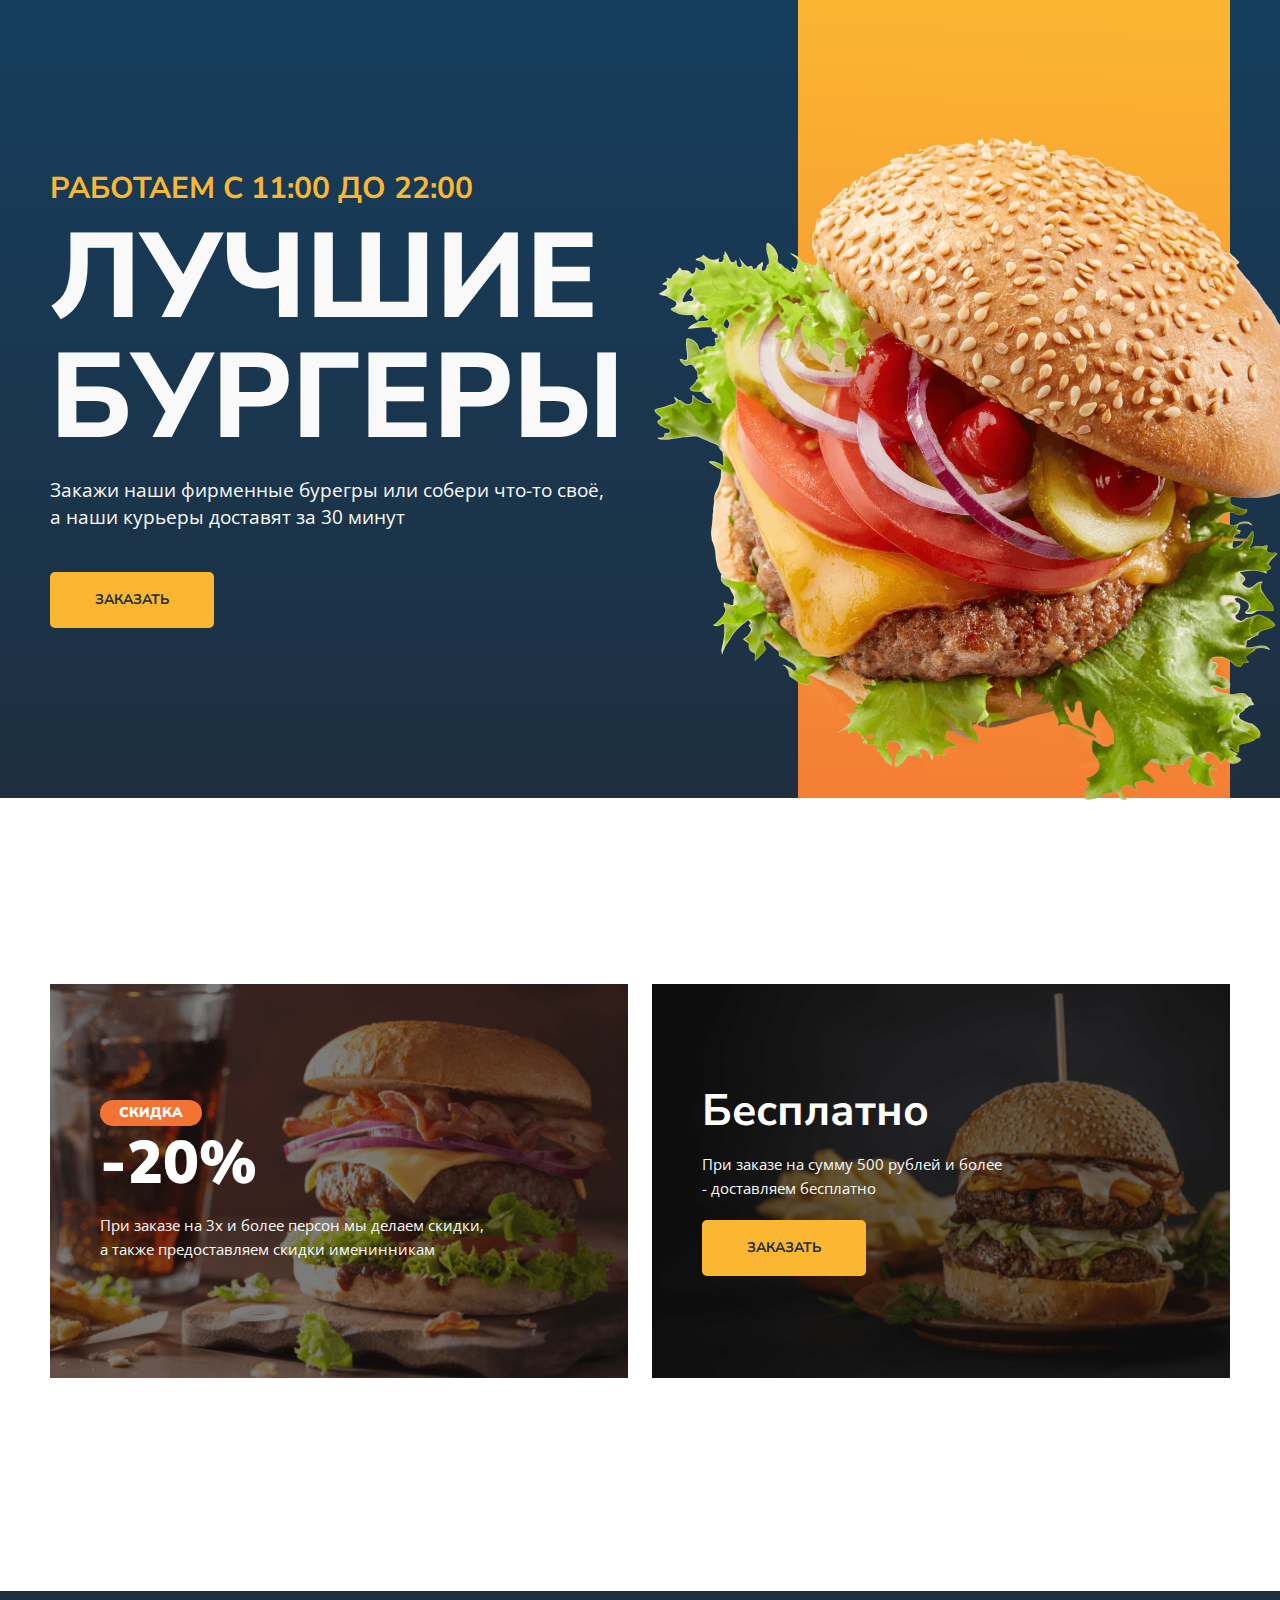
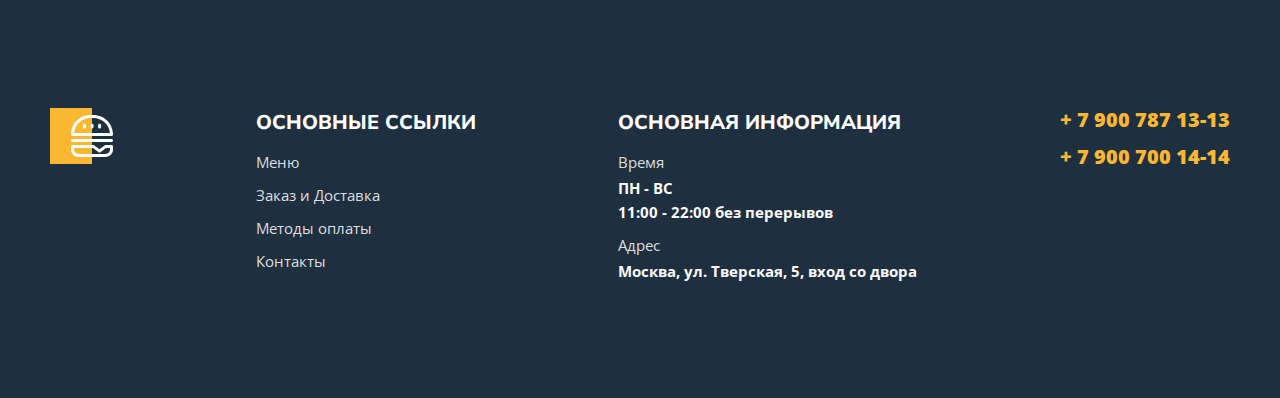
<file: index.html>
<!DOCTYPE html>
<html lang="ru">
<head>
    <meta charset="UTF-8">
    <meta http-equiv="X-UA-Compatible" content="IE=edge">
    <meta name="viewport" content="width=device-width, initial-scale=1.0">
    <title>Burgers</title>
    <link rel="preconnect" href="https://fonts.googleapis.com">
    <link rel="preconnect" href="https://fonts.gstatic.com" crossorigin>
    <link href="https://fonts.googleapis.com/css2?family=Nunito+Sans:opsz,wght@6..12,600;6..12,700;6..12,800;6..12,900&family=Open+Sans:wght@400;600;700&display=swap" rel="stylesheet">
    <link rel="stylesheet" href="styles/normalize.css">
    <link rel="stylesheet" href="styles/main.css">
</head>
<body>
    <div class="main">
        <div class="wrapper">
            <div class="content">
                <h1 class="content-title">
                    <span>работаем с 11:00 до 22:00</span>
                    лучшие бургеры
                </h1>
                <p class="content-text">Закажи наши фирменные бурегры или собери что-то своё, а&nbsp;наши курьеры доставят за&nbsp;30&nbsp;минут</p>
                <a class="content-link" href="menu.html">заказать</a>
            </div>
            <div class="visual">
                <div class="visual-bg"></div>
                <img src="images/burger.png" alt="Burger">
            </div>
        </div>
    </div>
    <div class="promo">
        <div class="wrapper">
            <div class="promo-left">
                <p class="sale">Скидка</p>
                <p class="cost">-20%</p>
                <p class="promo-description">При заказе на 3х и более персон мы делаем скидки, а также предоставляем скидки именинникам</p>
            </div>
            <div class="promo-right">
                <p class="free">Бесплатно</p>
                <p class="promo-description">При заказе на сумму 500 рублей и более - доставляем бесплатно</p>
                <a href="menu.html">заказать</a>
            </div>
        </div>
    </div>
    <footer class="footer">
        <div class="container">
            <div class="footer-box">
                <div class="footer-item">
                    <img class="logo" src="images/logo2.svg" alt="Logo">
                </div>
                <div class="footer-item">
                    <h2>основные ссылки</h2>
                    <ul class="footer-list">
                        <li><a href="menu.html">Меню</a></li>
                        <li><a href="#">Заказ и Доставка</a></li>
                        <li><a href="#">Методы оплаты</a></li>
                        <li><a href="#">Контакты</a></li>
                    </ul>
                </div>
                <div class="footer-item">
                    <h2>основная информация</h2>
                    <ul class="footer-list">
                        <li>
                            <span>Время</span>
                            ПН - ВС <br>
                            11:00 - 22:00 без перерывов
                        </li>
                        <li>
                            <span>Адрес</span>
                            Москва, ул. Тверская, 5, вход со двора
                        </li>
                    </ul>
                </div>
                <div class="footer-tel">
                    <ul class="footer-list footer-list-tel">
                        <li><a href="tel:+ 79007871313">+ 7 900 787 13-13</a></li>
                        <li><a href="tel:+ 79007001414">+ 7 900 700 14-14</a></li>
                    </ul>
                </div>
            </div>
        </div>
    </footer>
</body>
</html>
</file>
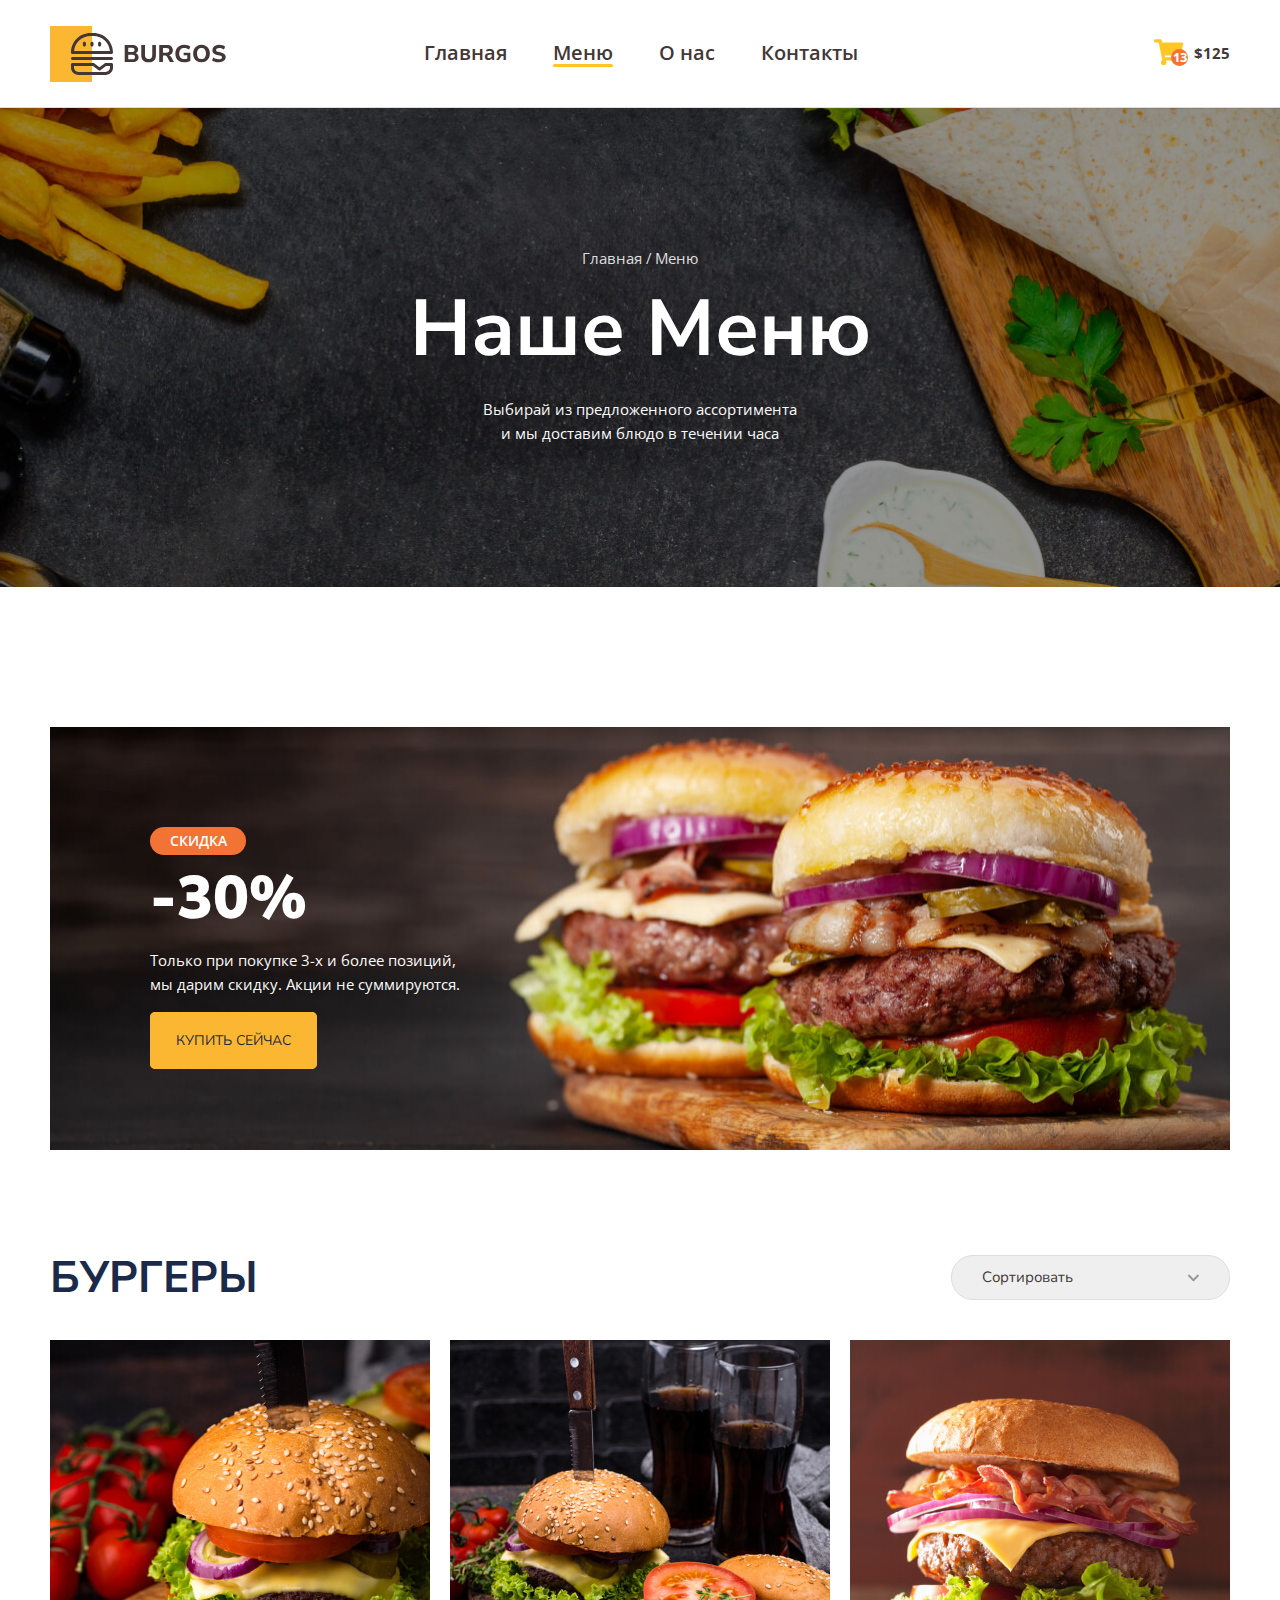
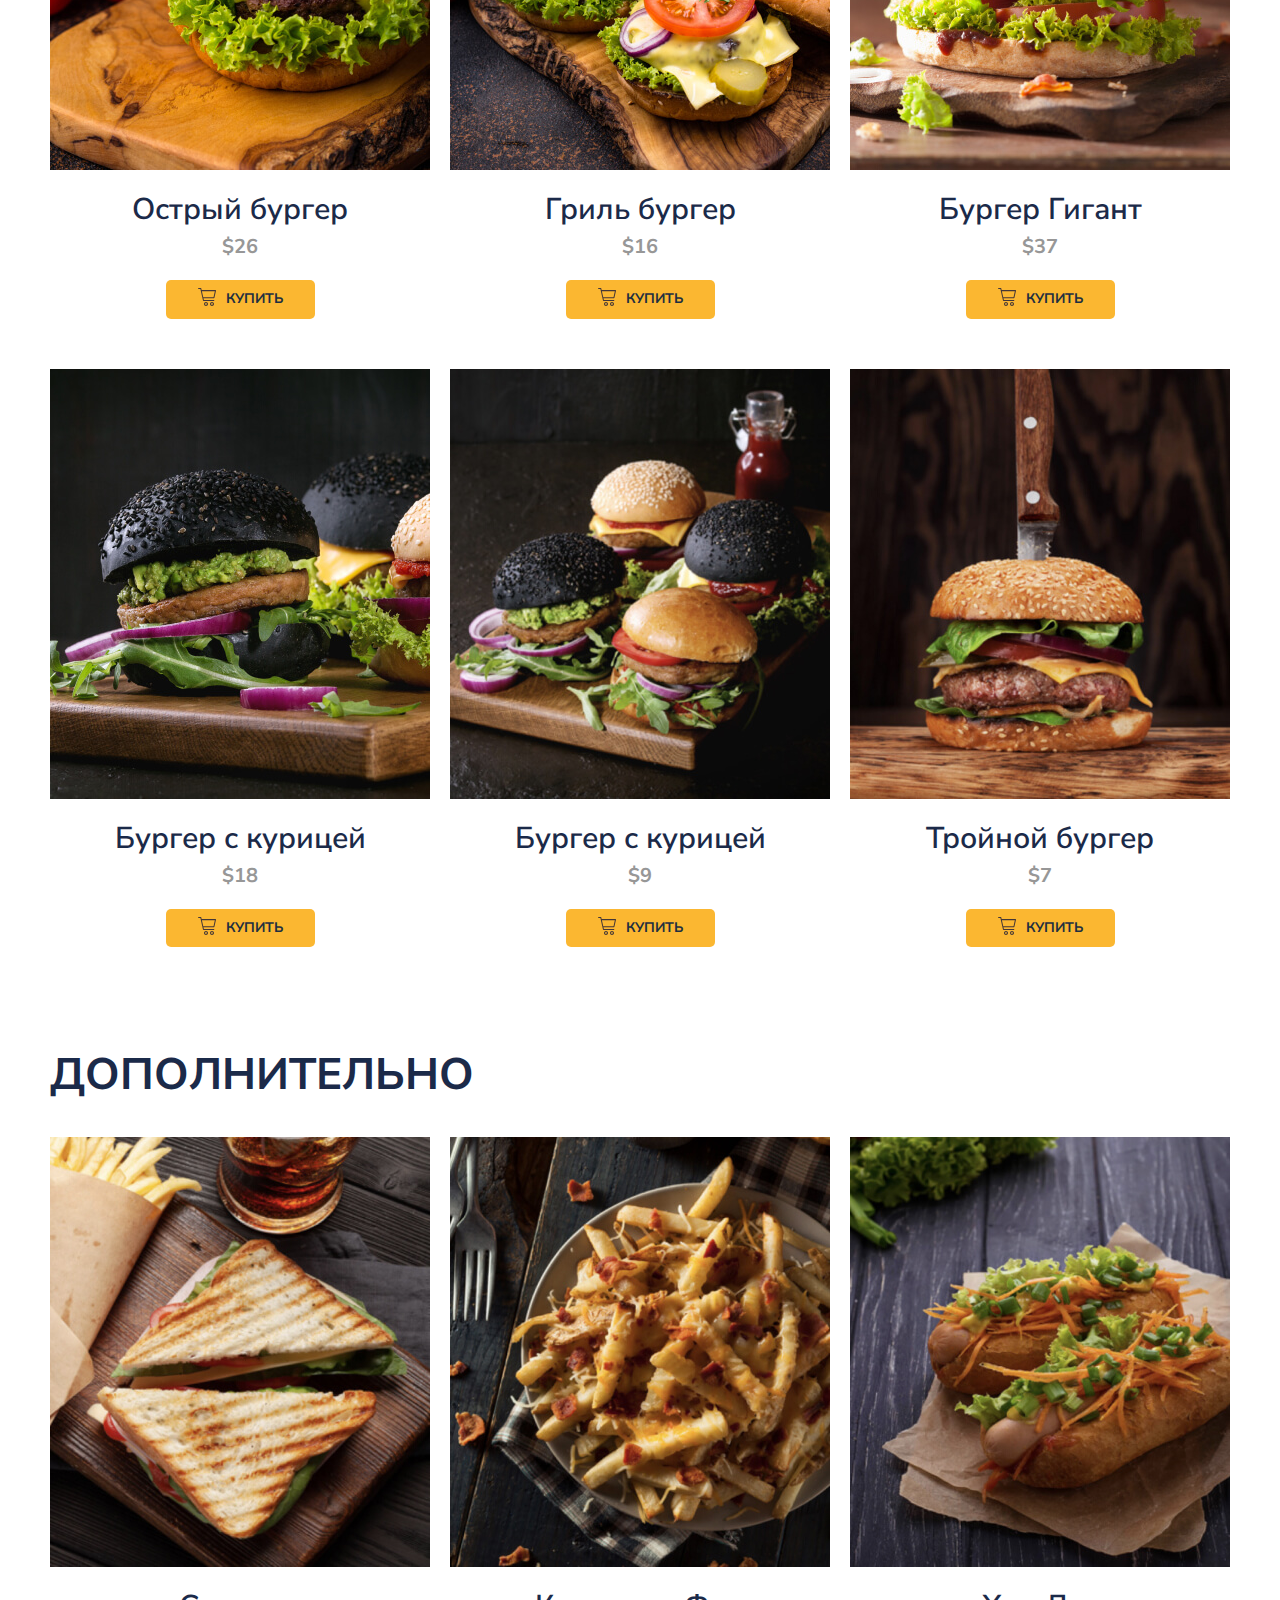
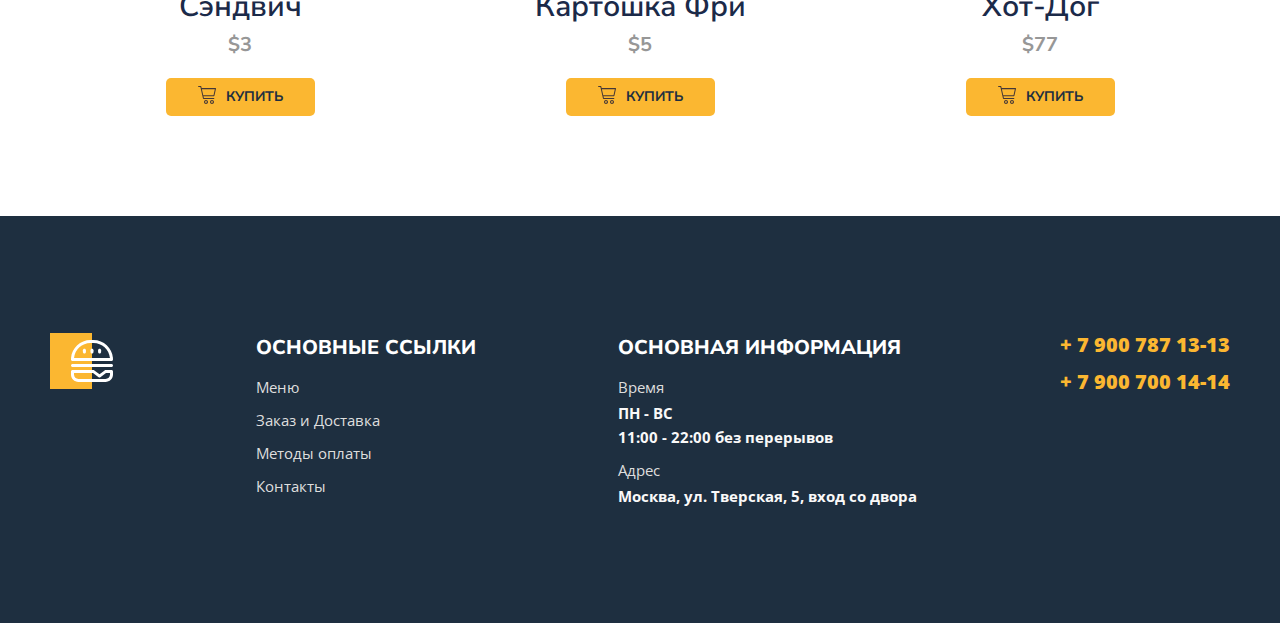
<file: menu copy.html>
<!DOCTYPE html>
<html lang="ru">
<head>
    <meta charset="UTF-8">
    <meta name="viewport" content="width=device-width, initial-scale=1.0">
    <title>Burger</title>
    <link rel="preconnect" href="https://fonts.googleapis.com">
    <link rel="preconnect" href="https://fonts.gstatic.com" crossorigin>
    <link href="https://fonts.googleapis.com/css2?family=Nunito+Sans:opsz,wght@6..12,600;6..12,700;6..12,800;6..12,900&family=Open+Sans:wght@400;600;700&display=swap" rel="stylesheet">
    <link rel="stylesheet" href="styles/normalize.css">
    <link rel="stylesheet" href="styles/main.css">
</head>
<body>
    <header id="headerTop">
        <div class="container">
            <div class="header">
                <div class="header-item">
                    <a href="index.html" class="header-logo"></a>
                    <nav>
                        <ul class="header-nav">
                            <li><a href="index.html">Главная</a></li>
                            <li><a href="#" class="active">Меню</a></li>
                            <li><a href="#">О нас</a></li>
                            <li><a href="#">Контакты</a></li>
                        </ul>
                    </nav>
                </div>
                <button type="button" class="button">
                    <span class="button-item">
                        <img src="images/cart.svg" alt="Корзина">
                        <span class="button-count">13</span>
                    </span>
                    <span class="button-text">$125</span>
                </button>
            </div>
        </div>
    </header>
    <div class="bg">
        <div class="container">
            <ul class="breadcrumbs">
                <li><a href="index.html">Главная</a></li>
                <li><a href="#menuBurger" class="breadcrumbs-link">Меню</a></li>
            </ul>
            <h1 class="title">Наше Меню</h1>
            <p class="description">Выбирай из предложенного ассортимента и мы доставим блюдо в течении часа</p>
        </div>
    </div>
    <main>
        <div class="banner">
            <div class="container">
                <div class="banner-box">
                    <h2 class="banner-title">
                        <span>скидка</span>
                        -30%
                    </h2>
                    <p class="banner-text">
                        Только при покупке 3-х и более позиций, мы дарим скидку. Акции не суммируются.
                    </p>
                    <a href="#menuBurger" class="banner-link">купить сейчас</a>
                </div>
            </div>
        </div>
        <section class="menu" id="menuBurger">
            <div class="container">
                <div class="menu-header">
                    <h2 class="menu-title">
                        Бургеры
                    </h2>
                    <select class="menu-select">
                        <option value="">Сортировать</option>
                        <option value="up">По возрастанию</option>
                        <option value="down">По убыванию</option>
                    </select>
                </div>
                <div class="menu-grid">
                    <div class="menu-grid-item">
                        <div class="menu-grid-cover">
                            <img src="images/menu/01.jpg" alt="Острый бургер">
                        </div>
                        <p class="menu-grid-title">Острый бургер</p>
                        <p class="menu-grid-price">$26</p>
                        <button type="button" class="menu-grid-btn">
                            <span class="menu-grid-icon"><img src="images/cart-menu.svg" alt="Корзинка"></span>
                            <span class="menu-grid-text">купить</span>
                        </button>
                    </div>
                    <div class="menu-grid-item">
                        <div class="menu-grid-cover">
                            <img src="images/menu/02.jpg" alt="Острый бургер">
                        </div>
                        <p class="menu-grid-title">Гриль бургер</p>
                        <p class="menu-grid-price">$16</p>
                        <button type="button" class="menu-grid-btn">
                            <span class="menu-grid-icon"><img src="images/cart-menu.svg" alt="Корзинка"></span>
                            <span class="menu-grid-text">купить</span>
                        </button>
                    </div>
                    <div class="menu-grid-item">
                        <div class="menu-grid-cover">
                            <img src="images/menu/03.jpg" alt="Острый бургер">
                        </div>
                        <p class="menu-grid-title">Бургер Гигант</p>
                        <p class="menu-grid-price">$37</p>
                        <button type="button" class="menu-grid-btn">
                            <span class="menu-grid-icon"><img src="images/cart-menu.svg" alt="Корзинка"></span>
                            <span class="menu-grid-text">купить</span>
                        </button>
                    </div>
                    <div class="menu-grid-item">
                        <div class="menu-grid-cover">
                            <img src="images/menu/04.jpg" alt="Острый бургер">
                        </div>
                        <p class="menu-grid-title">Бургер с курицей</p>
                        <p class="menu-grid-price">$18</p>
                        <button type="button" class="menu-grid-btn">
                            <span class="menu-grid-icon"><img src="images/cart-menu.svg" alt="Корзинка"></span>
                            <span class="menu-grid-text">купить</span>
                        </button>
                    </div>
                    <div class="menu-grid-item">
                        <div class="menu-grid-cover">
                            <img src="images/menu/05.jpg" alt="Острый бургер">
                        </div>
                        <p class="menu-grid-title">Бургер с курицей</p>
                        <p class="menu-grid-price">$9</p>
                        <button type="button" class="menu-grid-btn">
                            <span class="menu-grid-icon"><img src="images/cart-menu.svg" alt="Корзинка"></span>
                            <span class="menu-grid-text">купить</span>
                        </button>
                    </div>
                    <div class="menu-grid-item">
                        <div class="menu-grid-cover">
                            <img src="images/menu/06.jpg" alt="Острый бургер">
                        </div>
                        <p class="menu-grid-title">Тройной бургер</p>
                        <p class="menu-grid-price">$7</p>
                        <button type="button" class="menu-grid-btn">
                            <span class="menu-grid-icon"><img src="images/cart-menu.svg" alt="Корзинка"></span>
                            <span class="menu-grid-text">купить</span>
                        </button>
                    </div>
                </div>
                <div class="menu-header">
                    <h2 class="menu-title">
                        Дополнительно
                    </h2>
                </div>
                <div class="menu-grid">
                    <div class="menu-grid-item">
                        <div class="menu-grid-cover">
                            <img src="images/menu/07.jpg" alt="Острый бургер">
                        </div>
                        <p class="menu-grid-title">Сэндвич</p>
                        <p class="menu-grid-price">$3</p>
                        <button type="button" class="menu-grid-btn">
                            <span class="menu-grid-icon"><img src="images/cart-menu.svg" alt="Корзинка"></span>
                            <span class="menu-grid-text">купить</span>
                        </button>
                    </div>
                    <div class="menu-grid-item">
                        <div class="menu-grid-cover">
                            <img src="images/menu/08.jpg" alt="Острый бургер">
                        </div>
                        <p class="menu-grid-title">Картошка Фри</p>
                        <p class="menu-grid-price">$5</p>
                        <button type="button" class="menu-grid-btn">
                            <span class="menu-grid-icon"><img src="images/cart-menu.svg" alt="Корзинка"></span>
                            <span class="menu-grid-text">купить</span>
                        </button>
                    </div>
                    <div class="menu-grid-item">
                        <div class="menu-grid-cover">
                            <img src="images/menu/09.jpg" alt="Острый бургер">
                        </div>
                        <p class="menu-grid-title">Хот-Дог</p>
                        <p class="menu-grid-price">$77</p>
                        <button type="button" class="menu-grid-btn">
                            <span class="menu-grid-icon"><img src="images/cart-menu.svg" alt="Корзинка"></span>
                            <span class="menu-grid-text">купить</span>
                        </button>
                    </div>
                </div>
            </div>    
        </section>
    </main>
    <footer class="footer">
        <div class="container">
            <div class="footer-box">
                <div class="footer-item">
                    <img class="logo" src="images/logo2.svg" alt="Logo">
                </div>
                <div class="footer-item">
                    <h2>основные ссылки</h2>
                    <ul class="footer-list">
                        <li><a href="menu.html">Меню</a></li>
                        <li><a href="#">Заказ и Доставка</a></li>
                        <li><a href="#">Методы оплаты</a></li>
                        <li><a href="#">Контакты</a></li>
                    </ul>
                </div>
                <div class="footer-item">
                    <h2>основная информация</h2>
                    <ul class="footer-list">
                        <li>
                            <span>Время</span>
                            ПН - ВС <br>
                            11:00 - 22:00 без перерывов
                        </li>
                        <li>
                            <span>Адрес</span>
                            Москва, ул. Тверская, 5, вход со двора
                        </li>
                    </ul>
                </div>
                <div class="footer-tel">
                    <ul class="footer-list footer-list-tel">
                        <li><a href="tel:+ 79007871313">+ 7 900 787 13-13</a></li>
                        <li><a href="tel:+ 79007001414">+ 7 900 700 14-14</a></li>
                    </ul>
                </div>
            </div>
        </div>
    </footer>
    <a href="#headerTop" class="button-up hidden" id="btnUp">Наверх</a>
    <script>
        const links = document.querySelectorAll(".banner-link");

        for (const link of links) {
            link.addEventListener("click", clickHandler);
        }

        function clickHandler(e) {
            e.preventDefault();
            const href = this.getAttribute("href");

            document.querySelector(href).scrollIntoView({
                behavior: "smooth"
            });
        }
        window.onscroll = function(){scrollFunction()};

        const upbuttons = document.querySelectorAll(".button-up");

        for (const upbutton of upbuttons) {
            upbutton.addEventListener("click", clickHandler);
        }

        function clickHandler(e) {
            e.preventDefault();
            const href = this.getAttribute("href");

            document.querySelector(href).scrollIntoView({
                behavior: "smooth"
            });
        }

        function scrollFunction(){
            if ( document.body.scrollTop > 1000 || document.documentElement.scrollTop > 1000){
                document.getElementById('btnUp').className = 'button-up visible';
            } else {
                document.getElementById('btnUp').className = 'button-up hidden';
            }
        }
    </script>
</body>
</html>
</file>
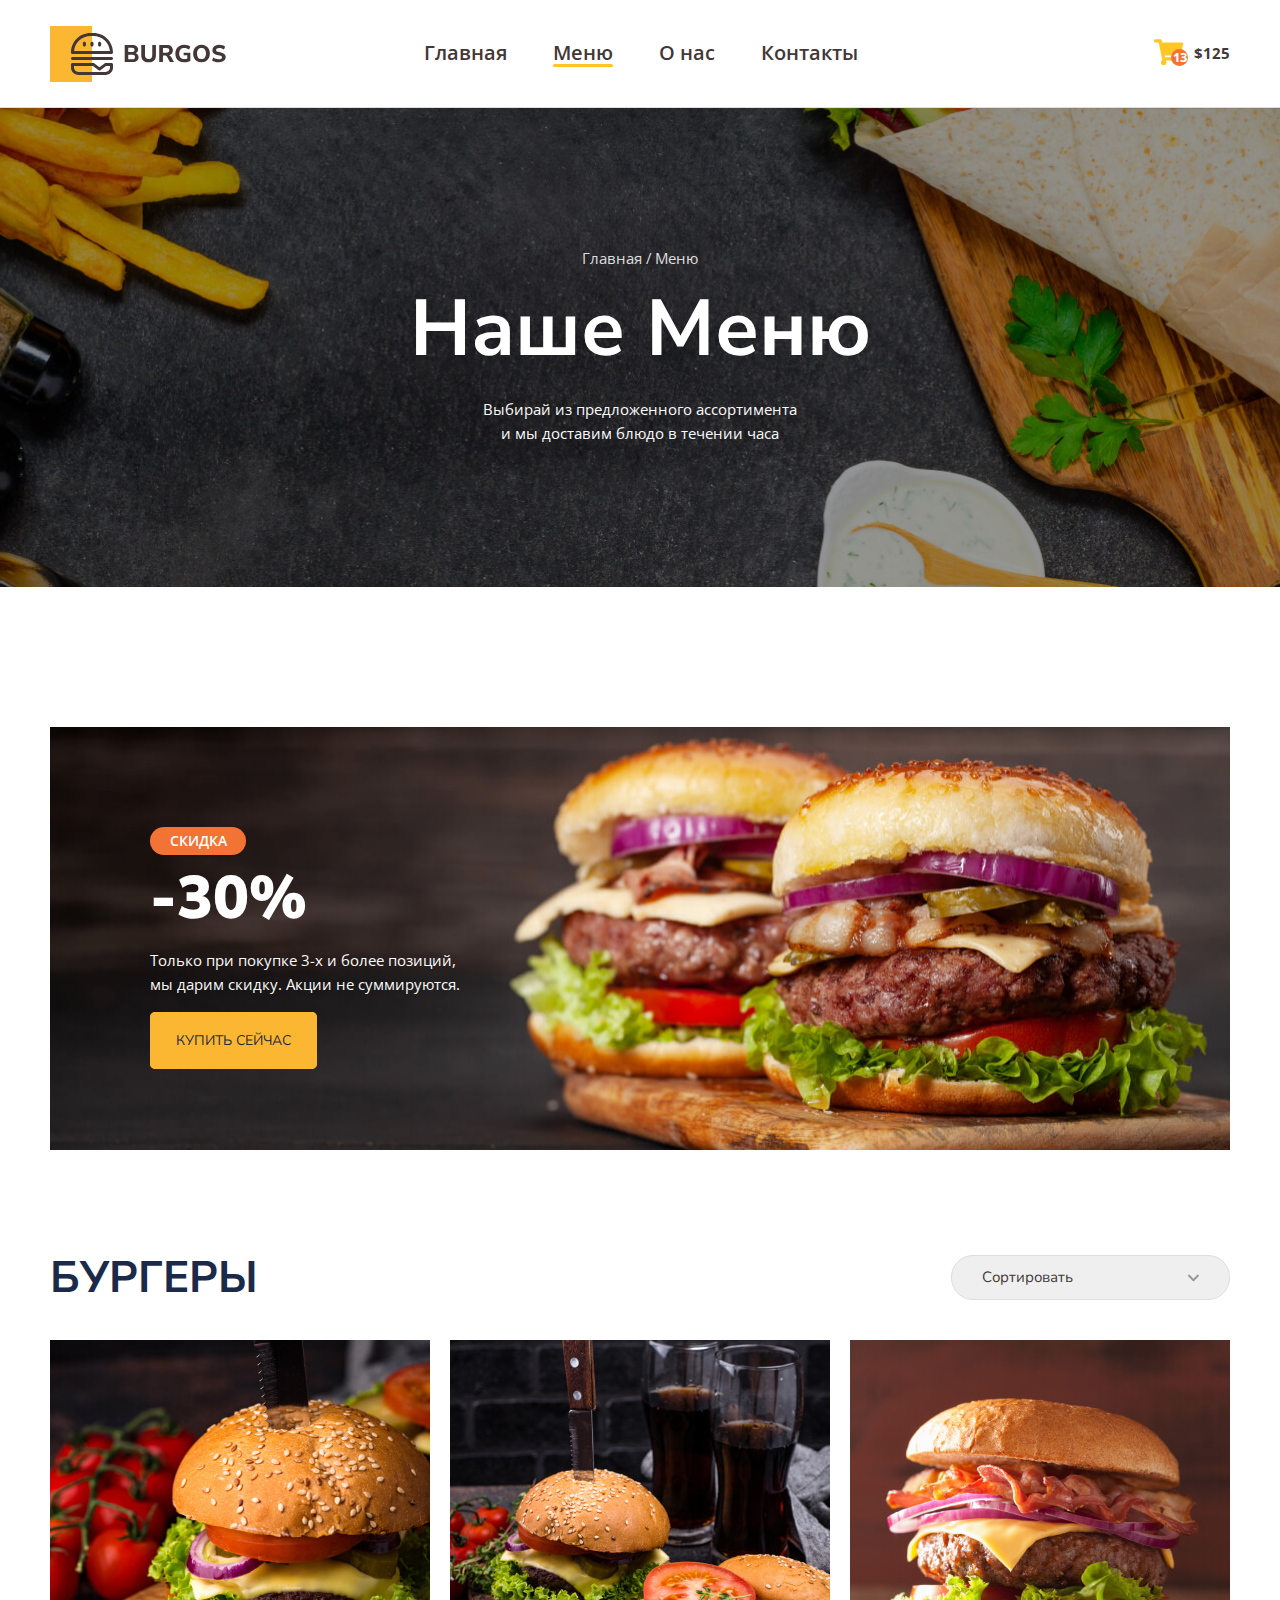
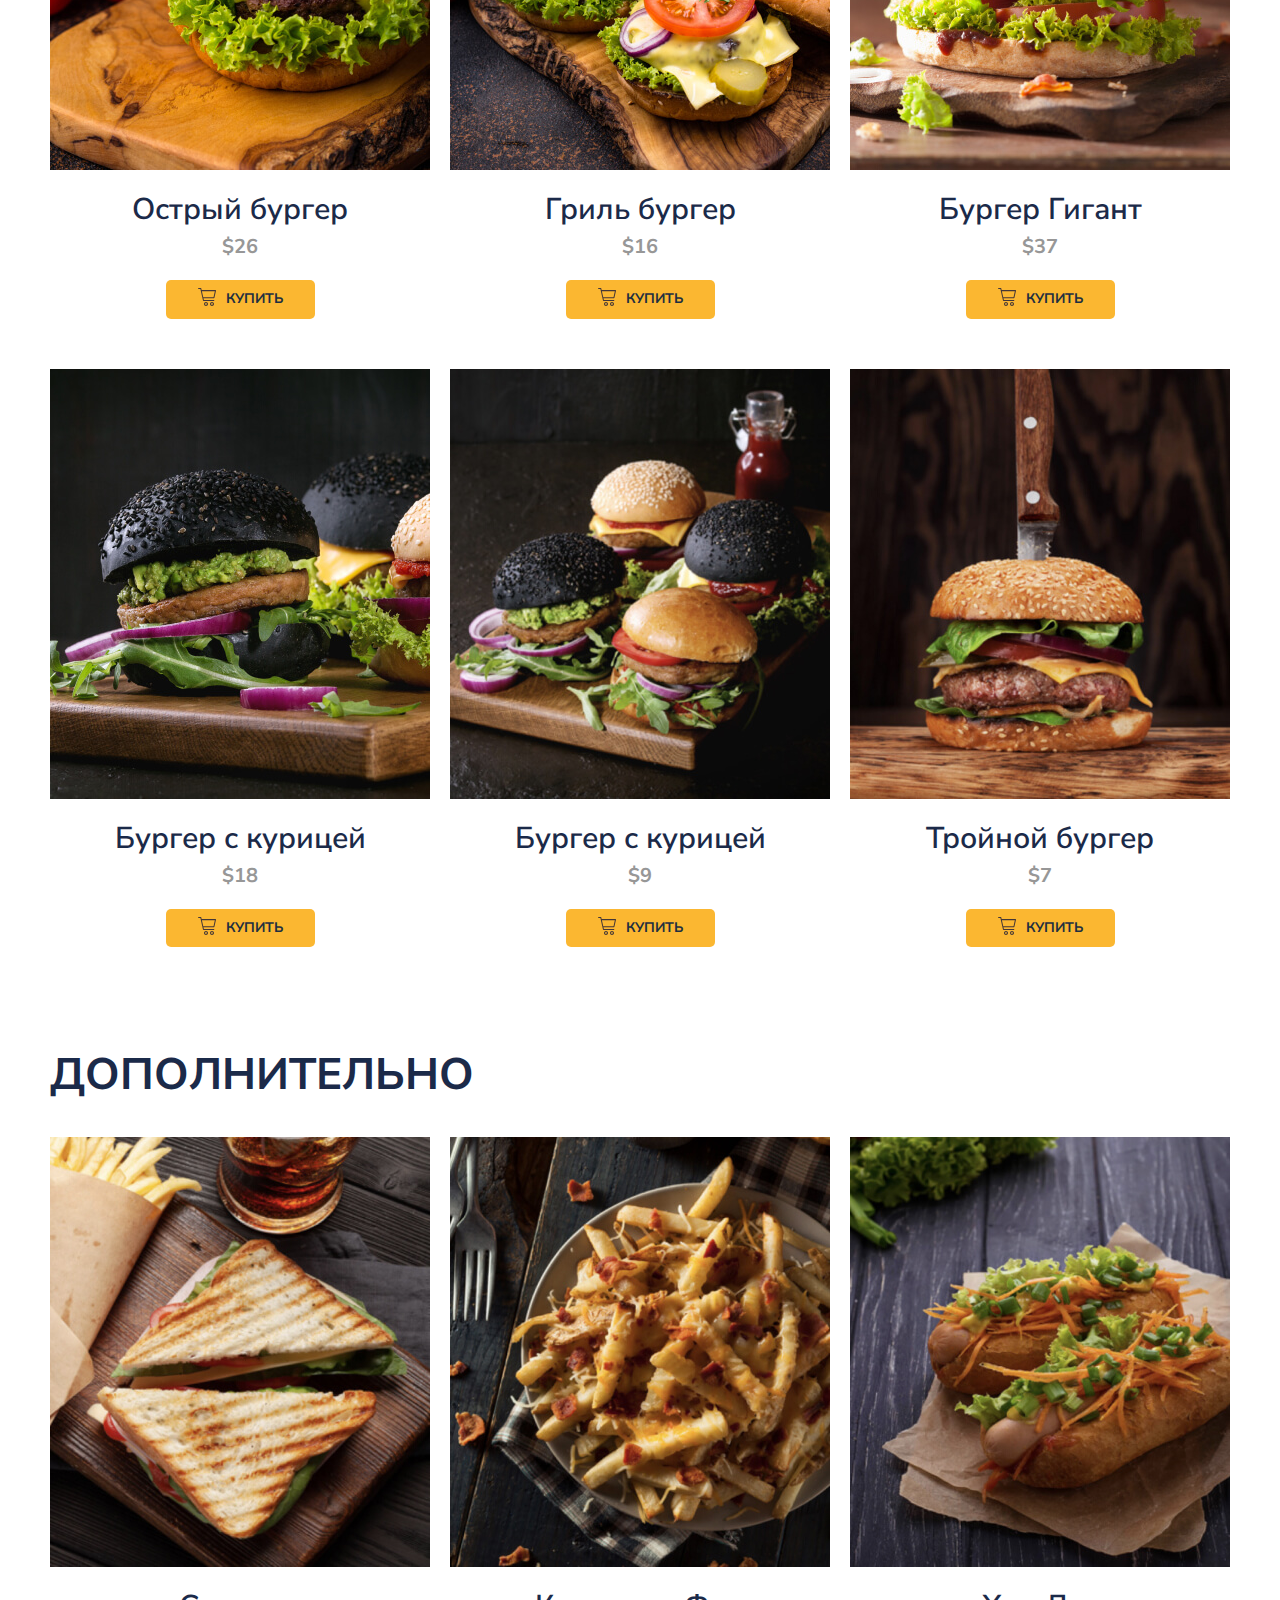
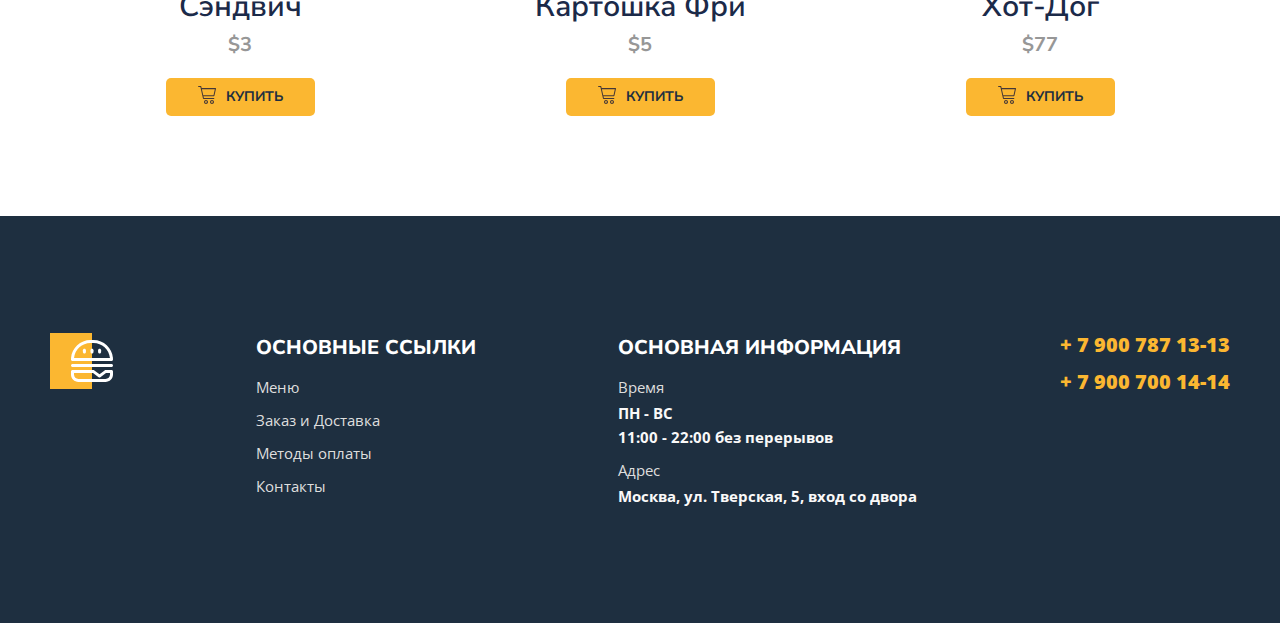
<file: menu.html>
<!DOCTYPE html>
<html lang="ru">
<head>
    <meta charset="UTF-8">
    <meta name="viewport" content="width=device-width, initial-scale=1.0">
    <title>Burger</title>
    <link rel="preconnect" href="https://fonts.googleapis.com">
    <link rel="preconnect" href="https://fonts.gstatic.com" crossorigin>
    <link href="https://fonts.googleapis.com/css2?family=Nunito+Sans:opsz,wght@6..12,600;6..12,700;6..12,800;6..12,900&family=Open+Sans:wght@400;600;700&display=swap" rel="stylesheet">
    <link rel="stylesheet" href="styles/normalize.css">
    <link rel="stylesheet" href="styles/main.css">
    <link rel="apple-touch-icon" sizes="180x180" href="images/favicon/apple-touch-icon.png">
    <link rel="icon" type="image/png" sizes="32x32" href="images/favicon/favicon-32x32.png">
    <link rel="icon" type="image/png" sizes="16x16" href="images/favicon/favicon-16x16.png">
    <link rel="mask-icon" href="images/favicon/safari-pinned-tab.svg" color="#5bbad5">
    <meta name="msapplication-TileColor" content="#da532c">
    <meta name="theme-color" content="#ffffff">
</head>
<body>
    <header id="headerTop">
        <div class="container">
            <div class="header">
                <div class="header-burger">
                    <button class="burger" onclick="openModal()"></button>
                </div>
                <div class="header-item">
                    <a href="index.html" class="header-logo"></a>
                    <nav>
                        <ul class="header-nav">
                            <li><a href="index.html">Главная</a></li>
                            <li><a href="#" class="active">Меню</a></li>
                            <li><a href="#">О нас</a></li>
                            <li><a href="#">Контакты</a></li>
                        </ul>
                    </nav>
                </div>
                <button type="button" class="button">
                    <span class="button-item">
                        <img src="images/cart.svg" alt="Корзина">
                        <span class="button-count">13</span>
                    </span>
                    <span class="button-text">$125</span>
                </button>
            </div>
        </div>
    </header>
    <div class="bg">
        <div class="container">
            <ul class="breadcrumbs">
                <li><a href="index.html">Главная</a></li>
                <li><a href="#menuBurger" class="breadcrumbs-link">Меню</a></li>
            </ul>
            <h1 class="title">Наше Меню</h1>
            <p class="description">Выбирай из предложенного ассортимента и мы доставим блюдо в течении часа</p>
        </div>
    </div>
    <main>
        <div class="banner">
            <div class="container">
                <div class="banner-box">
                    <h2 class="banner-title">
                        <span>скидка</span>
                        -30%
                    </h2>
                    <p class="banner-text">
                        Только при&nbsp;покупке 3-х и более позиций, мы&nbsp;дарим скидку. Акции не&nbsp;суммируются.
                    </p>
                    <a href="#menuBurger" class="banner-link">купить сейчас</a>
                </div>
            </div>
        </div>
        <section class="menu" id="menuBurger">
            <div class="container">
                <div class="menu-header">
                    <h2 class="menu-title">
                        Бургеры
                    </h2>
                    <select class="menu-select">
                        <option value="">Сортировать</option>
                        <option value="up">По возрастанию</option>
                        <option value="down">По убыванию</option>
                    </select>
                </div>
                <div class="menu-grid">
                    <div class="menu-grid-item">
                        <div class="menu-grid-cover">
                            <img src="images/menu/01.jpg" alt="Острый бургер">
                        </div>
                        <p class="menu-grid-title">Острый бургер</p>
                        <p class="menu-grid-price">$26</p>
                        <button type="button" class="menu-grid-btn">
                            <span class="menu-grid-icon"><img src="images/cart-menu.svg" alt="Корзинка"></span>
                            <span class="menu-grid-text">купить</span>
                        </button>
                    </div>
                    <div class="menu-grid-item">
                        <div class="menu-grid-cover">
                            <img src="images/menu/02.jpg" alt="Острый бургер">
                        </div>
                        <p class="menu-grid-title">Гриль бургер</p>
                        <p class="menu-grid-price">$16</p>
                        <button type="button" class="menu-grid-btn">
                            <span class="menu-grid-icon"><img src="images/cart-menu.svg" alt="Корзинка"></span>
                            <span class="menu-grid-text">купить</span>
                        </button>
                    </div>
                    <div class="menu-grid-item">
                        <div class="menu-grid-cover">
                            <img src="images/menu/03.jpg" alt="Острый бургер">
                        </div>
                        <p class="menu-grid-title">Бургер Гигант</p>
                        <p class="menu-grid-price">$37</p>
                        <button type="button" class="menu-grid-btn">
                            <span class="menu-grid-icon"><img src="images/cart-menu.svg" alt="Корзинка"></span>
                            <span class="menu-grid-text">купить</span>
                        </button>
                    </div>
                    <div class="menu-grid-item">
                        <div class="menu-grid-cover">
                            <img src="images/menu/04.jpg" alt="Острый бургер">
                        </div>
                        <p class="menu-grid-title">Бургер с курицей</p>
                        <p class="menu-grid-price">$18</p>
                        <button type="button" class="menu-grid-btn">
                            <span class="menu-grid-icon"><img src="images/cart-menu.svg" alt="Корзинка"></span>
                            <span class="menu-grid-text">купить</span>
                        </button>
                    </div>
                    <div class="menu-grid-item">
                        <div class="menu-grid-cover">
                            <img src="images/menu/05.jpg" alt="Острый бургер">
                        </div>
                        <p class="menu-grid-title">Бургер с курицей</p>
                        <p class="menu-grid-price">$9</p>
                        <button type="button" class="menu-grid-btn">
                            <span class="menu-grid-icon"><img src="images/cart-menu.svg" alt="Корзинка"></span>
                            <span class="menu-grid-text">купить</span>
                        </button>
                    </div>
                    <div class="menu-grid-item">
                        <div class="menu-grid-cover">
                            <img src="images/menu/06.jpg" alt="Острый бургер">
                        </div>
                        <p class="menu-grid-title">Тройной бургер</p>
                        <p class="menu-grid-price">$7</p>
                        <button type="button" class="menu-grid-btn">
                            <span class="menu-grid-icon"><img src="images/cart-menu.svg" alt="Корзинка"></span>
                            <span class="menu-grid-text">купить</span>
                        </button>
                    </div>
                </div>
            </div>    
        </section>
        <section class="menu menu-other">
            <div class="container">
                <div class="menu-header">
                    <h2 class="menu-title">
                        Дополнительно
                    </h2>
                </div>
                <div class="menu-grid">
                    <div class="menu-grid-item">
                        <div class="menu-grid-cover">
                            <img src="images/menu/07.jpg" alt="Острый бургер">
                        </div>
                        <p class="menu-grid-title">Сэндвич</p>
                        <p class="menu-grid-price">$3</p>
                        <button type="button" class="menu-grid-btn">
                            <span class="menu-grid-icon"><img src="images/cart-menu.svg" alt="Корзинка"></span>
                            <span class="menu-grid-text">купить</span>
                        </button>
                    </div>
                    <div class="menu-grid-item">
                        <div class="menu-grid-cover">
                            <img src="images/menu/08.jpg" alt="Острый бургер">
                        </div>
                        <p class="menu-grid-title">Картошка Фри</p>
                        <p class="menu-grid-price">$5</p>
                        <button type="button" class="menu-grid-btn">
                            <span class="menu-grid-icon"><img src="images/cart-menu.svg" alt="Корзинка"></span>
                            <span class="menu-grid-text">купить</span>
                        </button>
                    </div>
                    <div class="menu-grid-item">
                        <div class="menu-grid-cover">
                            <img src="images/menu/09.jpg" alt="Острый бургер">
                        </div>
                        <p class="menu-grid-title">Хот-Дог</p>
                        <p class="menu-grid-price">$77</p>
                        <button type="button" class="menu-grid-btn">
                            <span class="menu-grid-icon"><img src="images/cart-menu.svg" alt="Корзинка"></span>
                            <span class="menu-grid-text">купить</span>
                        </button>
                    </div>
                </div>
            </div>    
        </section>
    </main>
    <footer class="footer">
        <div class="container">
            <div class="footer-box">
                <div class="footer-item">
                    <img class="footer-logo" src="images/logo2.svg" alt="Logo">
                </div>
                <div class="footer-item">
                    <h2>основные ссылки</h2>
                    <ul class="footer-list">
                        <li><a href="menu.html">Меню</a></li>
                        <li><a href="#">Заказ и Доставка</a></li>
                        <li><a href="#">Методы оплаты</a></li>
                        <li><a href="#">Контакты</a></li>
                    </ul>
                    <ul class="footer-list footer-list-tel">
                        <li><a href="tel:+79007871313">+ 7 900 787 13-13</a></li>
                        <li><a href="tel:+79007001414">+ 7 900 700 14-14</a></li>
                    </ul>
                </div>
                <div class="footer-item">
                    <h2>основная информация</h2>
                    <ul class="footer-list">
                        <li>
                            <span>Время</span>
                            ПН - ВС <br>
                            11:00 - 22:00 без перерывов
                        </li>
                        <li>
                            <span>Адрес</span>
                            Москва, ул. Тверская, 5, вход со двора
                        </li>
                    </ul>
                </div>
                <div class="footer-tel">
                    <ul class="footer-list footer-list-tel">
                        <li><a href="tel:+79007871313">+ 7 900 787 13-13</a></li>
                        <li><a href="tel:+79007001414">+ 7 900 700 14-14</a></li>
                    </ul>
                </div>
            </div>
        </div>
    </footer>
    <a href="#headerTop" class="button-up hidden" id="btnUp">Наверх</a>
    <div class="modal" id="modal">
        <ul class="header-nav">
            <li><a href="index.html">Главная</a></li>
            <li><a href="#" class="active">Меню</a></li>
            <li><a href="#">О нас</a></li>
            <li><a href="#">Контакты</a></li>
        </ul>
        <button class="burger-close" onclick="closeModal()"></button>
    </div>
    <script>
        const links = document.querySelectorAll(".banner-link");

        for (const link of links) {
            link.addEventListener("click", clickHandler);
        }

        function clickHandler(e) {
            e.preventDefault();
            const href = this.getAttribute("href");

            document.querySelector(href).scrollIntoView({
                behavior: "smooth"
            });
        }
        window.onscroll = function(){scrollFunction()};

        const upbuttons = document.querySelectorAll(".button-up");

        for (const upbutton of upbuttons) {
            upbutton.addEventListener("click", clickHandler);
        }

        function clickHandler(e) {
            e.preventDefault();
            const href = this.getAttribute("href");

            document.querySelector(href).scrollIntoView({
                behavior: "smooth"
            });
        }

        function scrollFunction(){
            if ( document.body.scrollTop > 1000 || document.documentElement.scrollTop > 1000){
                document.getElementById('btnUp').className = 'button-up visible';
            } else {
                document.getElementById('btnUp').className = 'button-up hidden';
            }
        }

        function openModal() {
            document.getElementById("modal").style.top = "0px";
        }

        function closeModal() {
            document.getElementById("modal").style.top = "-400px";
        }

    </script>
</body>
</html>
</file>
<file: styles/main.css>
body {
    font-family: 'Nunito Sans', sans-serif;
    /*font-family: 'Open Sans', sans-serif;*/
}
h2, ul {
    padding: 0;
    margin: 0;
}
a {
    text-decoration: none;
}
.container {
    max-width: 1180px;
    margin: 0 auto;
    padding-left: 15px;
    padding-right: 15px;
}
.wrapper {
    max-width: 1180px;
    margin: 0 auto;
    padding-left: 15px;
    padding-right: 15px;
}
header {
    border-bottom: 1px solid #DEDEDE;
}
.header {
    font-family: 'Open Sans', sans-serif;
    display: flex;
    align-items: center;
    justify-content: space-between;
    padding-top: 26px;
    padding-bottom: 25px;
    
}
.header-item {
    display: flex;
    align-items: center;
    justify-content: space-between;
    flex-basis: 68.5%;
}
.header-logo {
    display: block;
    background-image: url(../images/logo.svg);
    width: 176px;
    height: 56px;
    background-repeat: no-repeat;
    background-size: cover;
}
.header-nav {
    display: flex;
    list-style-type: none;
    padding-left: 0;
    gap: 46px;
}
.header-nav a {
    font-size: 20px;
    font-weight: 600;
    color: #443737;
    text-decoration: none;

}
.header-nav a:hover {
    color: #FFC725;
}
.header-nav a::after {
    content: '';
    width: 100%;
    height: 3px;
    border-radius: 1.5px;
    background: transparent;
    display: block;
}
.header-nav a.active::after {
    background: #FFC725;
}
.button {
    display: flex;
    align-items: center;
    background-color: transparent;
    border: none;
    padding: 0;
    gap: 10px;
    cursor: pointer;
}
.button-item {
    position: relative;
}
.button-count {
    color: #FFF;
    font-size: 13px;
    font-weight: 700;
    background: #F37335;
    border-radius: 100%;
    position: absolute;
    width: 17px;
    height: 17px;
    text-align: center;
    line-height: 1.3;
    bottom: 3px;
    right: -4px;
}
.button-text {
    color: #443737;
    font-size: 15px;
    font-weight: 700;
}
.bg {
    text-align: center;
    color: #FFF;
    background-image: url(../images/bg.jpg);
    background-size: cover;
    padding: 142px 0;
    background-position: center center;
    margin-bottom: 140px;
}
.breadcrumbs {
    padding-left: 0;
    margin-top: 0;
    list-style-type: none;
    display: flex;
    justify-content: center;
    gap: 7px;
}
.breadcrumbs a {
    color: #DEDEDE;
    font-size: 15px;
    font-family: 'Open Sans', sans-serif;
    text-decoration: none;
}
.breadcrumbs a:hover::before {
    color: #DEDEDE;
}
.breadcrumbs a:hover {
    color: #FFC725;
}
.breadcrumbs a::before {
    content: '/';
    position: relative;
    left: -3px;
    pointer-events: none;
}
.breadcrumbs li:first-child a::before {
    display: none;
}
.title {
    font-weight: 700;
    font-size: 79px;
    margin-top: 16px;
    margin-bottom: 22px;
}
.description {
    font-family: 'Open Sans', sans-serif;
    font-size: 15px;
    line-height: 1.6;
    color: #faf9f9;
    max-width: 320px;
    margin: 0 auto;
}
.banner {
    margin-top: 0px;
    margin-bottom: 100px;
}
.banner-box {
    background-image: url(../images/banner.jpg);
    background-repeat: no-repeat;
    background-size: cover;
    background-position: center center;
    padding: 100px;
    
}
.banner-title {
    color: #FFF;
    font-size: 60px;
    font-weight: 900;
    margin-top: 0;
    margin-bottom: 12px;
}
.banner-title span {
    display: flex;
    text-align: center;
    font-family: Open Sans;
    font-size: 14px;
    font-weight: 600;
    line-height: 18px; 
    text-transform: uppercase;
    background-color: #F37335;
    color: #FFFFFF;
    border-radius: 14px;
    max-width: 96px;
    margin-bottom: 9px;
    display: block;
    padding: 5px 0;
    text-align: center;
}
.banner-text {
    max-width: 320px;
    color: #FAF9F9;
    font-family: 'Open Sans', sans-serif;
    font-size: 15px;
    font-weight: 400;
    line-height: 1.6;
    text-align: left;
    margin-bottom: 35px; 
}
.banner-link {
    text-decoration: none;
    text-transform: uppercase;
    border-radius: 5px;
    color: #1E2F40;
    background-color: #FBB731;
    font-family: Nunito Sans;
    font-size: 14px;
    border: 1px solid #FBB731;
    padding: 18px 25px;
    transition: 1.2s;
}
.banner-link:hover {
    background-color: transparent;
    color: #FBB731;
}

.menu-header {
    display: flex;
    align-items: center;
    justify-content: space-between;
    margin: 0px;
    margin-bottom: 34px;
}
.menu-title {
    color: #1B2A49;
    font-family: Nunito Sans;
    font-size: 44px;
    font-weight: 700;
    line-height: 56px; /* 127.273% */
    text-transform: uppercase;
    justify-content: center;
    margin: 0;
}
.menu-select {
    border-radius: 22px;
    border: 1px solid #DEDEDE;
    padding: 13px 30px;
    color: #443737;
    font-size: 15px;
    -webkit-appearance: none;
       -moz-appearance: none;
            appearance: none;
    flex-basis: 279px;
    background-image: url(../images/arrow.svg);
    background-size: 12.79px 7.75px;
    background-repeat: no-repeat;
    background-position: 89% center;
}
.menu-grid {
    display: grid;
    grid-template-columns: repeat(3, 1fr);
    gap: 50px 20px;
    text-align: center;
    margin-bottom: 100px;
}
.menu-grid-cover {
    width: 100%;
    height: 430px;
    position: relative;
    overflow: hidden;
    margin-bottom: 23px;
}
.menu-grid-cover img {
    position: absolute;
    left: 50%;
    top: 50%;
    transform: translate(-50%, -50%);
    -o-object-fit: cover;
       object-fit: cover;
    width: 100%;
    height: 430px;
}
.menu-grid-item {
    text-align: center;
}
.menu-grid-title {
    color: #1B2A49;
    font-size: 30px;
    font-weight: 600;
    margin: 0;
}
.menu-grid-price {
    color: #979797;
    font-size: 20px;
    font-weight: 700;
    margin-top: 8px;
    margin-bottom: 22px;
}
.menu-grid-btn {
    border-radius: 5px;
    background-color: #FBB731;
    color: #1E2F40;
    border: none;
    display: flex;
    align-items: center;
    justify-content: center;
    margin: 0 auto;
    cursor: pointer;
    padding: 8px 32px;
}
.menu-grid-text {
    flex: auto;
    color: #1E2F40;
    font-family: Nunito Sans;
    font-size: 14px;
    font-weight: 700;
    text-transform: uppercase;
    margin-left: 10px;

}
.button-up:hover {
    background: #F37335;
}
.footer {
    background: #1E2F40;
    color: #fff;
    padding-top: 117px;
    padding-bottom: 106px;
    margin-top: 27px;
}
.footer-box {
    display: flex;
    justify-content: space-between;
    gap: 20px;
}
.footer-logo {
    width: 63px;
    height: 56px;
}
.footer-item h2 {
    font-size: 20px;
    font-weight: 800;
    text-transform: uppercase;
    margin-bottom: 12px;
    margin-top: 0;
    line-height: 1.5;
}
.footer-item ul,
.footer-tel ul {
    list-style-type: none;
}
.footer-list li {
    margin-bottom: 9px;
    font-family: 'Open Sans', sans-serif;
    font-size: 15px;
    color: #FAF9F9;
    font-weight: 700;
    line-height: 24px;
}
.footer-list a {
    color: #DEDEDE;
    text-decoration: none;
    font-weight: 400;
}
.footer-list a:hover {
    color: #FBB731;
}
.footer-item span {
    color: #DEDEDE;
    display: block;
    font-weight: 400;
    margin-bottom: 2px;
}
.footer-list-tel li {
    margin-bottom: 12px;
}
.footer-list-tel a {
    font-size: 20px;
    font-weight: 900;
    color: #FBB731;
    text-decoration: none;
}
.footer-list-tel a:hover {
    color: #DEDEDE;
}

.button-up {
    font-weight: 700;
    font-size: 14px;
    text-transform: uppercase;
    background-color: #FBB731;
    color: #1E2F40;
    text-decoration: none;
    padding: 5px 20px;
    position: fixed;
    bottom: 20px;
    right: 20px;
    border-radius: 5px;
    transition: 1s;
}
.menu-grid-btn:hover {
    background: #F37335;
}
.button-up.hidden {
    opacity: 0;
}
.button-up.visible {
    opacity: 0.8;
}
.main {
    background: linear-gradient(180deg, #0C4C7B -100%, #1E2F40 100%);
}
.wrapper {
    max-width: 1180px;
    margin: 0 auto;
    display: flex;
    justify-content: space-between;
}
.content {
    color: #FAF9F9;
    flex: 0 0 580px;
    padding-top: 170px;
    padding-bottom: 170px;
}
.content-title {
    font-size: 120px;
    font-weight: 800;
    text-transform: uppercase;
    line-height: 120px;
    margin-bottom: 0px;
    margin-top: 0;
}
.content-title span {
    color: #FBB731;
    font-size: 30px;
    font-weight: 700;
    line-height: 38px;
    display: block;
    margin-bottom: 10px;
}
.content-text {
    font-family: 'Open Sans', sans-serif;
    font-size: 19px;
    line-height: 1.4;
    margin-bottom: 42px;
}
.content-link,
.promo a {
    color: #1E2F40;
    background-color: #FBB731;
    border-radius: 5px;
    text-decoration: none;
    padding: 20px 45px;
    display: inline-block;
    text-transform: uppercase;
    font-size: 14px;
    font-weight: 700;
}
.visual {
    flex-grow: 1;
    display: flex;
    justify-content: flex-end;
    position: relative;
}
.visual-bg {
    width: 432px;
    height: 100%;
    background: linear-gradient(2.42deg, #F37335 -19.6%, #FBB731 100.79%, #FDC830 100.79%);
}
.main img {
    width: 829px;
    position: absolute;
    right: -168px;
}
.promo {
    padding-top: 186px;
    padding-bottom: 186px;
}
.promo-left,
.promo-right {
    flex: 0 0 49%;
    color: #fff;
    box-sizing: border-box;
    background-repeat: no-repeat;
    background-size: cover;
    background-position: center;
}
.promo-left {
    background-image: url(../images/promo-left.png);
    padding: 116px 50px;
}
.promo-right {
    background-image: url(../images/promo-right.png);
    padding: 102px 50px;
}
.sale {
    font-size: 14px;
    font-weight: 900;
    background: #F37335;
    padding: 5px 19px;
    border-radius: 14px;
    display: inline-block;
    text-transform: uppercase;
    margin-bottom: 3px;
    margin-top: 0;
}
.cost {
    font-size: 60px;
    font-weight: 900;
    margin-bottom: 8px;
    margin-top: 0;
}
.promo-description {
    font-family: 'Open Sans', sans-serif;
    color: #FAF9F9;
    font-size: 15px;
    line-height: 24px;
    margin-bottom: 0;
}
.promo-left .promo-description {
    max-width: 392px;
}
.promo-right .promo-description {
    max-width: 300px;
    margin-bottom: 20px;
}
.free {
    font-size: 44px;
    font-weight: 700;
    margin-bottom: 10px;
    margin-top: 0;
}

/* Modal */

.burger {
    width: 34px;
    height: 22px;
    background-image: url(../images/burger.svg);
    background-color: transparent;
    border: none;
    cursor: pointer;
    background-repeat: no-repeat;
    background-size: contain;
}
.modal {
    background-color: #fff8dc;
    max-width: 500px;
    text-align: center;
    position: absolute;
    top: -400px;
    left: 0;
    right: 0;
    margin: 20px auto 0;
    padding: 40px 30px;
    box-sizing: border-box;
    transition: .5s;
}
.modal .header-nav {
    flex-direction: column;
    align-items: center;
    gap: 23px;
    margin: 0;
}
.burger-close {
    width: 22px;
    height: 22px;
    background-image: url(../images/close.svg);
    background-color: transparent;
    border: none;
    cursor: pointer;
    background-repeat: no-repeat;
    background-size: contain;
    position: absolute;
    top: 20px;
    right: 20px;
}

/* Responsive */
@media (min-width: 1001px) {
    .footer-list + .footer-list-tel {
        display: none;
    }
}

@media (min-width: 766px) {
    .header-burger {
        display: none;
    }
}

@media (max-width: 1000px) {
    .container {
        max-width: 738px;
    }
    .header-logo {
        width: 150px;
        height: 48px;
        background-size: contain;
    }
    .header-nav {
        gap: 22px;
    }
    .header-item {
        flex-basis: 75.5%;
    }
    .bg {
        margin-bottom: 72px;
    }
    .banner-box {
        background-position: -80px center;
        padding: 100px 40px 120px;
    }
    .menu-grid {
        grid-template-columns: repeat(2, 1fr);
        gap: 50px 15px;
    }
    .menu-other {
        overflow: hidden;
        height: 132vw;
    }
    .menu-other .menu-grid{
        display: flex;
        width: auto;
        overflow-x: scroll;
        overflow-y: hidden;
        padding-bottom: 44vw;
    }
    .menu-other .menu-grid-item {
        flex: 0 0 281px;
    }
    .menu-other .menu-grid-cover,
    .menu-other .menu-grid-cover img {
        height: 320px;
    }
    .footer-tel {
        display: none;
    }
    .footer-list + .footer-list-tel {
        display: block;
    }
}
@media (max-width: 765px) {
    nav {
        display: none;
    }
    .header {
        gap: 21px;
    }
    .button-up.visible {
        display: none;
    }
}
@media (max-width: 567px) {
    .header {
        padding-top: 19px;
        padding-bottom: 19px;
    }
    .header-logo {
    width: 116px;
    height: 37px;
    }
    .breadcrumbs a {
        font-size: 15px;
    }
    .bg {
        margin-bottom: 33px;
    }
    .title {
        font-size: 38px;
    }
    .description {
        font-size: 12px;
    }
    .bg {
        padding: 55px 0;
    }
    .banner-box {
        background-position: 17% center;
        padding: 35px 24px 54px;
    }
    .menu-title {
        font-size: 27px;
    }
    .menu-select {
        font-size: 12px;
        flex-basis: 136px;
        padding: 13px 24px 13px 15px;
    }
    .banner {
        margin-bottom: 50px;
    }
    .menu-header {
        margin-bottom: 25px;
    }
    .menu-grid {
        gap: 25px 15px;
        margin-bottom: 50px;
    }
    .menu-grid-cover {
        height: 56vw;
        margin-bottom: 8px;
    }
    .menu-grid-cover img {
        height: 100%;
    }
    .menu-grid-title {
        font-size: 15px;
    }
    .menu-grid-price {
        font-size: 16px;
        margin-bottom: 11px;
        margin-top: 5px;
    }
    .menu-grid-btn {
        padding: 8px 21px;
    }
    .menu-other {
        height: 132vw;
    }
    .menu-other .container {
        padding-right: 0;
    }
    .menu-other .menu-grid-cover {
        height: 56vw;
    }
    .menu-other .menu-grid-cover img {
        height: 100%;
    }
    .menu-other .menu-grid-item {
        flex: 0 0 39vw;
    }
    .footer {
        padding-top: 61px;
        padding-bottom: 61px;
        margin-top: -12px;
    }
    .footer-list + .footer-list-tel {
    display: none;
    }
    .footer-tel {
        display: block;
    }
    .footer-box {
    display: grid;
    grid-template-columns: 30% 70%;
    grid-template-areas: "logo tel" "link link" "info info";
    gap: 0;
    }
    .footer-item:nth-child(1) {
        grid-area: logo;
    }
    .footer-item:nth-child(2) {
        grid-area: link;
    }
    .footer-item:nth-child(3) {
        grid-area: info;
    }
    .footer-tel {
        grid-area: tel;
        text-align: right;
    }
}

@media (max-width: 360px) {
    .header-logo {
        width: 116px;
        height: 37px;
        background-size: contain;
    }
    .menu-grid-title {
        font-size: 13px;
    }
}
/*
@media (max-width: 375px) {
    .banner-box {
        background-position: 25% center;
    }
    .menu-grid-title {
        font-size: 26px;
        margin-top: 7px;
    }
    .menu-grid-price {
        margin-bottom: 7px;
    }
    .menu-grid-cover, .menu-grid-cover img {
        height: 180px;
    }
    .menu-other .menu-grid-cover, .menu-other .menu-grid-cover img {
        height: 180px;
        
    }
    .menu-other .menu-grid-item,  .menu-other .menu-grid-cover img {
        width: 141px;
    }
    .menu-grid-btn {
        width: 129px;
    }
    .menu-grid-text {
        width: 65px;
        height: 18px;
        right: 22px;
        top: 10px;
    }
    .menu-grid-icon {
        width: 18px;
        height: 18px;
        margin-right: 0;
        position: absolute;
        left: 22px;
        top: 10px;
    }
    .menu-other .menu-grid-item {
        flex: 0 0 129px;
    }
    .menu-title {
        font-size: 26px;
        line-height: 21px;
    }
    .menu-grid-title {
        font-size: 14px;
        line-height: 14px;
    }
    .menu-other {
        overflow: hidden;
        height: 454px;
    }
    .footer-box {
        display: flex;
        justify-content: space-between;
        flex-direction: column;
    }
    .footer-list + .footer-list-tel {
        display: none;
    }
    .footer-item h2 {
        font-size: 18px;
        margin-bottom: 12px;
    }
    .promo .wrapper {
        display: flex;
        flex-direction: column;
        flex: 40% 49% 0;
        max-width: 320px;
    }

}    */
</file>
